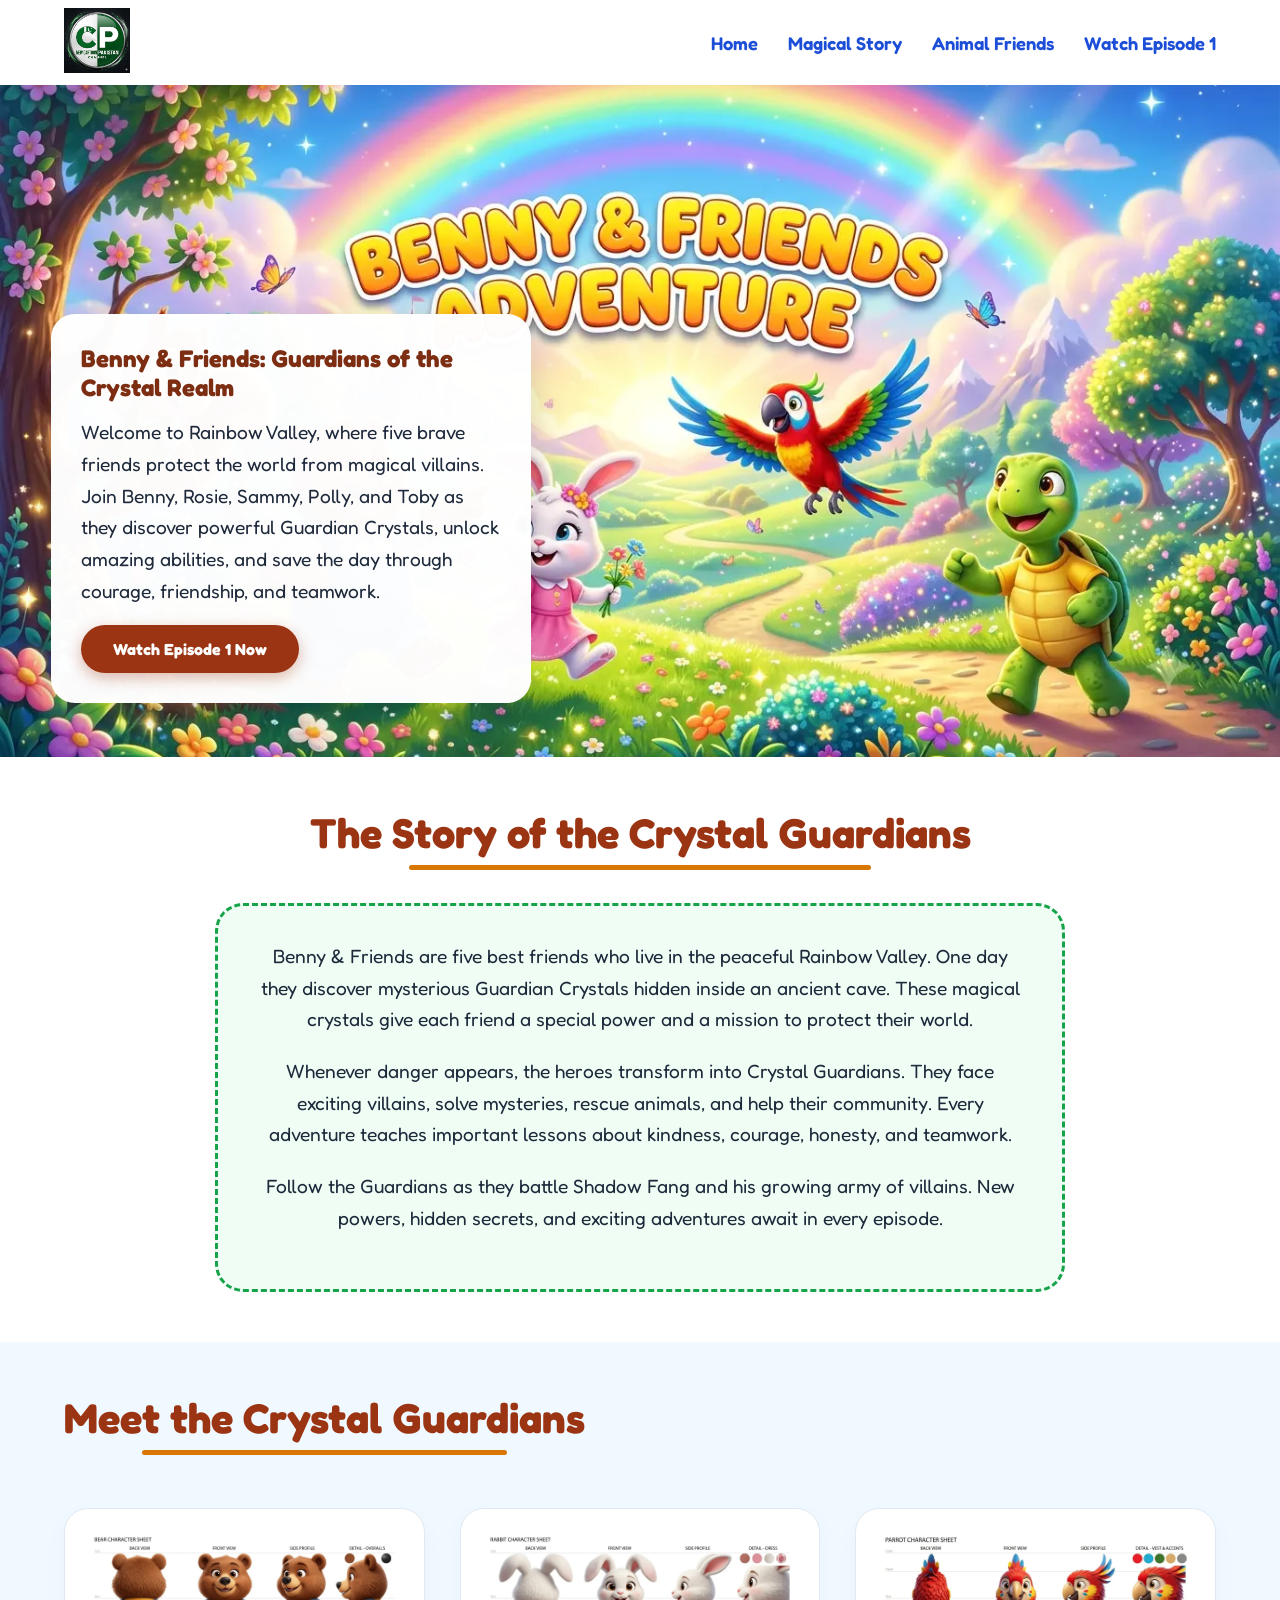
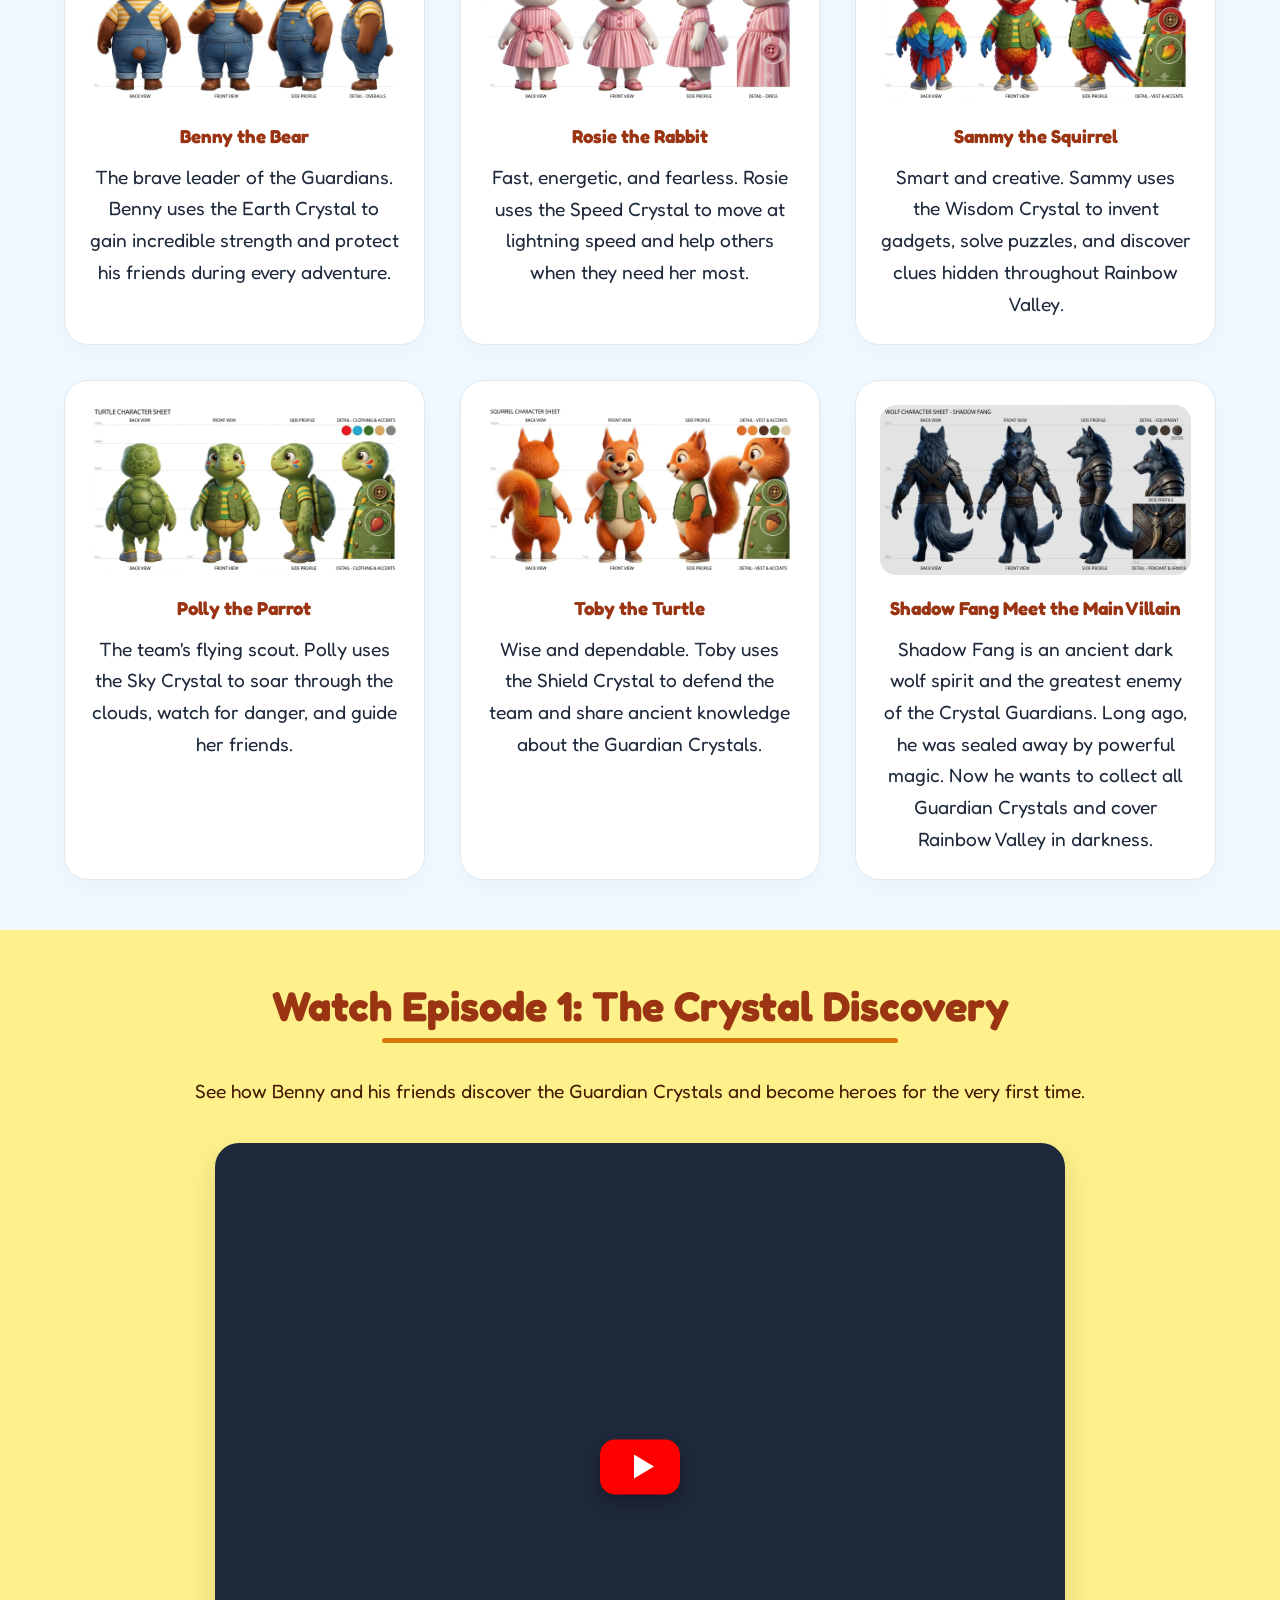
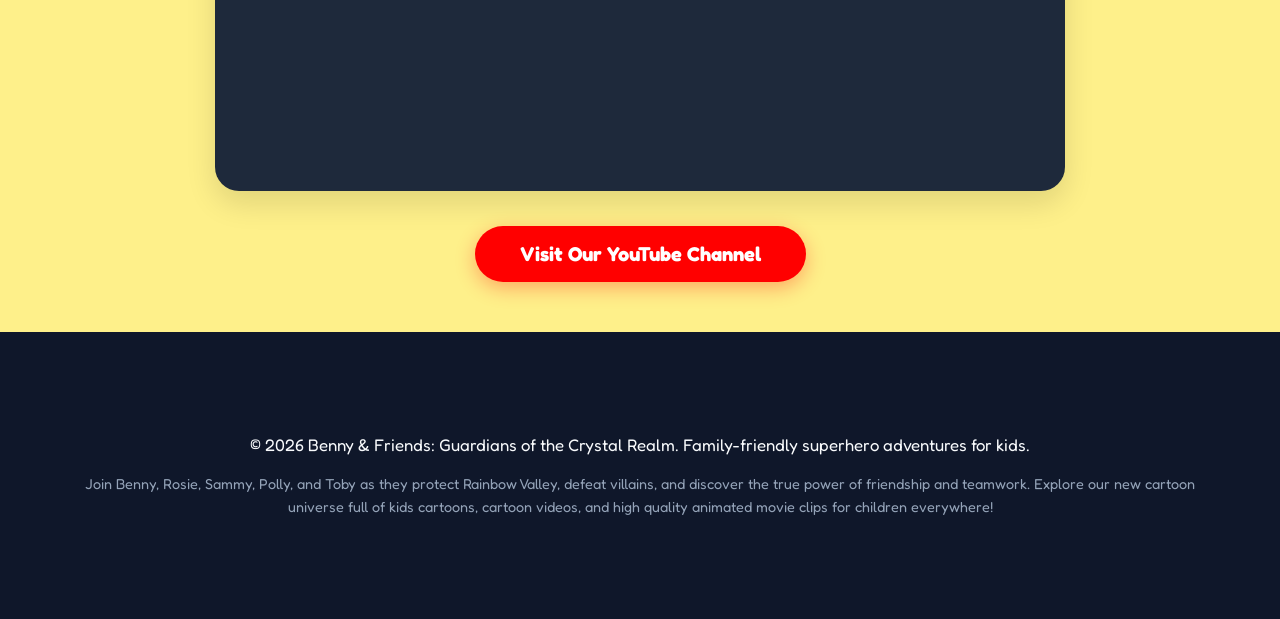
<file: index.html>
<!DOCTYPE html>
<html lang="en">
<head>
    <meta charset="UTF-8">
    <meta name="viewport" content="width=device-width, initial-scale=1.0">
    <!-- Optimized Browser Title for Search Engines -->
    <title>New Cartoon - Benny & Friends Adventure! Guardians of the Crystal Realm</title>
    
    <link rel="canonical" href="https://newcartoon.github.io/">

    <!-- Browser Favicon Icon Links -->
    <link rel="icon" type="image/webp" href="images/logo.webp">
    <link rel="apple-touch-icon" href="images/logo.webp">

    <meta name="description" content="Watch a brand new cartoon with Benny & Friends Adventure! Join the Crystal Guardians in a fun kids animation full of magical stories and family friendly videos.">
    <meta name="keywords" content="new cartoon, Benny & Friends Adventure!, kids cartoon, cartoon for kids, cartoon story, cartoon movie, animated stories, kids animation, animal friends cartoon, friendship cartoon, teamwork cartoon, adventure cartoon, educational cartoon, new cartoons, kids videos, family friendly cartoon, children stories, bedtime stories, cartoon video, youtube cartoon, cartoon channel, benny and friends, benny and friends adventure, benny bear, rosie rabbit, sammy squirrel, polly parrot, toby turtle, duck rescue cartoon, river rescue story, broken bridge cartoon, forest adventure cartoon, kids entertainment, animated movie for kids, fun cartoon story, learning cartoons for kids">
    <meta name="author" content="Benny & Friends">

    <!-- Open Graph for Social Networks -->
    <meta property="og:type" content="website">
    <meta property="og:title" content="New Cartoon: Benny & Friends Adventure! Guardians of the Crystal Realm">
    <meta property="og:description" content="Fun kids animation with Benny the Bear and animal friends. Perfect family friendly superhero cartoon stories for kids!">
    <meta property="og:image" content="images/banner.webp">
    <meta property="og:url" content="https://newcartoon.github.io/">

    <!-- Twitter Cards -->
    <meta name="twitter:card" content="summary_large_image">
    <meta name="twitter:title" content="Benny & Friends Adventure! - New Cartoon Series">
    <meta name="twitter:description" content="Watch amazing animal friends cartoon stories made for kids worldwide.">
    <meta name="twitter:image" content="images/banner.webp">

    <link rel="stylesheet" href="style.css">
    
    <link rel="preconnect" href="https://fonts.googleapis.com">
    <link rel="preconnect" href="https://fonts.gstatic.com" crossorigin>
    <link href="https://fonts.googleapis.com/css2?family=Fredoka:wght@400;600;700&display=swap" rel="stylesheet">

    <!-- Deep AEO & Schema Optimization for AI Voice and Text Search Engines -->
    <script type="application/ld+json">
    {
      "@context": "https://schema.org",
      "@type": "CreativeWorkSeries",
      "name": "Benny & Friends Adventure! Guardians of the Crystal Realm",
      "url": "https://newcartoon.github.io/",
      "description": "An exciting new cartoon series full of premium kids animation, animated stories, and happy lessons about teamwork.",
      "genre": "Children's Superhero Animation",
      "inLanguage": "en",
      "keywords": "new cartoon, Benny & Friends Adventure!, kids cartoon, cartoon for kids, animated stories",
      "author": {
        "@type": "Organization",
        "name": "Benny & Friends Channel",
        "publishingPrinciples": "https://www.youtube.com/@bennyandfriend"
      },
      "hasPart": {
        "@type": "Clip",
        "name": "Episode 1: The Crystal Discovery",
        "url": "https://www.youtube.com/watch?v=NMivLwtvXrg"
      },
      "sameAs": [
        "https://www.youtube.com/@bennyandfriend"
      ]
    }
    </script>
</head>
<body>

    <header class="main-header">
        <div class="container header-flex">
            <div class="logo-area">
                <img src="images/logo.webp" alt="Benny & Friends Adventure! New Cartoon Logo" class="site-logo" width="150" height="150" loading="eager">
            </div>
            <nav class="main-nav">
                <ul>
                    <li><a href="#hero">Home</a></li>
                    <li><a href="#story">Magical Story</a></li>
                    <li><a href="#characters">Animal Friends</a></li>
                    <li><a href="#videos">Watch Episode 1</a></li>
                </ul>
            </nav>
        </div>
    </header>

    <main>
        <section id="hero" class="hero-section">
            <div class="hero-banner-container">
                <img src="images/banner.webp" alt="Benny & Friends Adventure! New Cartoon Movie Banner" class="hero-img" width="1200" height="630" loading="eager" fetchpriority="high">
                <div class="hero-overlay-text">
                    <h1>Benny &amp; Friends: Guardians of the Crystal Realm</h1>
                    <p>Welcome to Rainbow Valley, where five brave friends protect the world from magical villains. Join Benny, Rosie, Sammy, Polly, and Toby as they discover powerful Guardian Crystals, unlock amazing abilities, and save the day through courage, friendship, and teamwork.</p>
                    <a href="#videos" class="cta-btn">Watch Episode 1 Now</a>
                </div>
            </div>
        </section>

        <section id="story" class="story-section">
            <div class="container text-center">
                <h2>The Story of the Crystal Guardians</h2>
                <div class="story-card">
                    <p>Benny &amp; Friends are five best friends who live in the peaceful Rainbow Valley. One day they discover mysterious Guardian Crystals hidden inside an ancient cave. These magical crystals give each friend a special power and a mission to protect their world.</p>
                    <p>Whenever danger appears, the heroes transform into Crystal Guardians. They face exciting villains, solve mysteries, rescue animals, and help their community. Every adventure teaches important lessons about kindness, courage, honesty, and teamwork.</p>
                    <p>Follow the Guardians as they battle Shadow Fang and his growing army of villains. New powers, hidden secrets, and exciting adventures await in every episode.</p>
                    
                    <!-- Hidden SEO Context to keep standard tags organically integrated for crawlers -->
                    <p style="display:none;">This premium cartoon for kids brings a fun cartoon story loop with specialized events like a tricky broken bridge cartoon crossing, an urgent duck rescue cartoon mission, a classic forest adventure cartoon path, and a brave river rescue story track. Enjoy our classic learning cartoons for kids and bedtime stories filled with high-quality kids entertainment.</p>
                </div>
            </div>
        </section>

        <section id="characters" class="characters-section">
            <div class="container">
                <h2 class="text-center">Meet the Crystal Guardians</h2>
                <div class="character-grid">
                    
                    <div class="char-card">
                        <img src="images/1.webp" alt="Benny Bear - New Cartoon Lead Character" width="300" height="170" loading="lazy">
                        <h3>Benny the Bear</h3>
                        <p>The brave leader of the Guardians. Benny uses the Earth Crystal to gain incredible strength and protect his friends during every adventure.</p>
                    </div>

                    <div class="char-card">
                        <img src="images/2.webp" alt="Rosie Rabbit - Kids Animation Character" width="300" height="170" loading="lazy">
                        <h3>Rosie the Rabbit</h3>
                        <p>Fast, energetic, and fearless. Rosie uses the Speed Crystal to move at lightning speed and help others when they need her most.</p>
                    </div>

                    <div class="char-card">
                        <img src="images/3.webp" alt="Sammy Squirrel - Animated Stories Inventor" width="300" height="170" loading="lazy">
                        <h3>Sammy the Squirrel</h3>
                        <p>Smart and creative. Sammy uses the Wisdom Crystal to invent gadgets, solve puzzles, and discover clues hidden throughout Rainbow Valley.</p>
                    </div>

                    <div class="char-card">
                        <img src="images/4.webp" alt="Polly Parrot - Flying Scout Character" width="300" height="170" loading="lazy">
                        <h3>Polly the Parrot</h3>
                        <p>The team's flying scout. Polly uses the Sky Crystal to soar through the clouds, watch for danger, and guide her friends.</p>
                    </div>

                    <div class="char-card">
                        <img src="images/5.webp" alt="Toby Turtle - Wise Protector Character" width="300" height="170" loading="lazy">
                        <h3>Toby the Turtle</h3>
                        <p>Wise and dependable. Toby uses the Shield Crystal to defend the team and share ancient knowledge about the Guardian Crystals.</p>
                    </div>

                <!-- Main Villain Content block nested safely inside the Container to maintain stylesheet integrity -->
                <div class="char-card">
                        <img src="images/6.webp" alt="Polly Parrot - Flying Scout Character" width="300" height="170" loading="lazy">
                    <h3>Shadow Fang Meet the Main Villain</h3>
                        <p>Shadow Fang is an ancient dark wolf spirit and the greatest enemy of the Crystal Guardians. Long ago, he was sealed away by powerful magic. Now he wants to collect all Guardian Crystals and cover Rainbow Valley in darkness.</p>
                    </div>

            </div>
        </section>

        <section id="videos" class="video-section">
            <div class="container text-center">
                <h2>Watch Episode 1: The Crystal Discovery</h2>
                <p class="section-subtitle">See how Benny and his friends discover the Guardian Crystals and become heroes for the very first time.</p>
                
                <div class="video-wrapper" id="videoFacade" data-video-id="NMivLwtvXrg">
                    <button class="play-button-facade" aria-label="Play Video" type="button"></button>
                </div>

                <div class="youtube-cta">
                    <a href="https://www.youtube.com/@bennyandfriend" target="_blank" rel="noopener noreferrer" class="youtube-btn">
                        Visit Our YouTube Channel
                    </a>
                </div>
            </div>
        </section>
    </main>

    <footer class="main-footer">
        <div class="container text-center">
            <p>&copy; 2026 Benny &amp; Friends: Guardians of the Crystal Realm. Family-friendly superhero adventures for kids.</p>
            <p class="footer-seo-note">Join Benny, Rosie, Sammy, Polly, and Toby as they protect Rainbow Valley, defeat villains, and discover the true power of friendship and teamwork. Explore our new cartoon universe full of kids cartoons, cartoon videos, and high quality animated movie clips for children everywhere!</p>
        </div>
    </footer>

    <script src="script.js"></script>
</body>
</html>
</file>
<file: style.css>
/* --- RESET & ROOT PRESETS --- */
* {
    box-sizing: border-box;
    margin: 0;
    padding: 0;
}

html {
    scroll-behavior: smooth;
    font-family: 'Fredoka', 'Segoe UI', Roboto, Helvetica, Arial, sans-serif; /* Fallbacks added to minimize CLS */
    color: #1e293b;
    background-color: #f0f9ff;
}

.container {
    width: 90%;
    max-width: 1200px;
    margin: 0 auto;
    padding: 50px 0;
}

.text-center {
    text-align: center;
}

/* --- THEMATIC ACCESSIBLE TYPOGRAPHY --- */
h1, h2, h3 {
    color: #9a3412;
    margin-bottom: 15px;
    font-weight: 700;
}

h1 {
    color: #7c2d12;
}

h2 {
    font-size: 2.6rem;
    position: relative;
    display: inline-block;
    margin-bottom: 45px;
}

h2::after {
    content: '';
    position: absolute;
    width: 70%;
    height: 5px;
    background: #d97706;
    bottom: -12px;
    left: 15%;
    border-radius: 10px;
}

p {
    font-size: 1.2rem;
    line-height: 1.65;
    color: #1e293b;
}

/* --- NAVIGATION HEADER --- */
.main-header {
    background: #ffffff;
    box-shadow: 0 4px 20px rgba(0, 0, 0, 0.04);
    position: sticky;
    top: 0;
    z-index: 1000;
}

.header-flex {
    display: flex;
    justify-content: space-between;
    align-items: center;
    padding: 8px 0;
}

.site-logo {
    max-height: 65px;
    width: auto;
}

.main-nav ul {
    display: flex;
    list-style: none;
    gap: 30px;
}

.main-nav a {
    text-decoration: none;
    color: #1d4ed8;
    font-weight: 600;
    font-size: 1.15rem;
    transition: color 0.25s ease;
}

.main-nav a:hover {
    color: #9a3412;
}

/* --- HERO SECTION WITH ASPECT RATIO --- */
.hero-section {
    position: relative;
    width: 100%;
    background: #e0f2fe;
}

.hero-banner-container {
    max-width: 1400px;
    margin: 0 auto;
    position: relative;
}

.hero-img {
    width: 100%;
    height: auto;
    display: block;
    aspect-ratio: 1200 / 630;
    object-fit: cover;
}

.hero-overlay-text {
    position: absolute;
    bottom: 8%;
    left: 4%;
    background: rgba(255, 255, 255, 0.98);
    padding: 30px;
    border-radius: 24px;
    max-width: 480px;
    box-shadow: 0 12px 35px rgba(0,0,0,0.15);
}

.cta-btn {
    display: inline-block;
    margin-top: 18px;
    padding: 14px 32px;
    background: #9a3412;
    color: white;
    text-decoration: none;
    font-weight: 700;
    border-radius: 40px;
    box-shadow: 0 5px 15px rgba(154,52,18,0.35);
    transition: transform 0.2s ease, background 0.2s ease;
}

.cta-btn:hover {
    transform: translateY(-2px);
    background: #7c2d12;
}

/* --- MAGICAL STORY STYLING --- */
.story-section {
    background: #ffffff;
}

.story-card {
    max-width: 850px;
    margin: 0 auto;
    background: #f0fdf4;
    border: 3px dashed #16a34a;
    padding: 35px;
    border-radius: 28px;
}

.story-card p {
    margin-bottom: 20px;
}
.story-card p:last-child {
    margin-bottom: 0;
}

/* --- ANIMAL FRIENDS CARDS GRID --- */
.character-grid {
    display: grid;
    grid-template-columns: repeat(auto-fit, minmax(280px, 1fr));
    gap: 35px;
    margin-top: 20px;
}

.char-card {
    background: white;
    border-radius: 24px;
    overflow: hidden;
    box-shadow: 0 8px 24px rgba(0,0,0,0.03);
    border: 1px solid #e2e8f0;
    padding: 24px;
    text-align: center;
    transition: transform 0.3s cubic-bezier(0.175, 0.885, 0.32, 1.275);
}

.char-card:hover {
    transform: translateY(-6px);
}

.char-card img {
    width: 100%;
    height: auto;
    border-radius: 16px;
    margin-bottom: 18px;
    object-fit: cover;
}

/* --- YOUTUBE FACADE WRAPPER --- */
.video-section {
    background: #fef08a;
}

.section-subtitle {
    margin-bottom: 35px;
    color: #451a03;
}

.video-wrapper {
    position: relative;
    padding-bottom: 56.25%;
    height: 0;
    overflow: hidden;
    max-width: 850px;
    margin: 0 auto 35px auto;
    border-radius: 24px;
    box-shadow: 0 12px 30px rgba(0,0,0,0.12);
    background: #1e293b;
    cursor: pointer;
}

.video-wrapper iframe {
    position: absolute;
    top: 0;
    left: 0;
    width: 100%;
    height: 100%;
}

/* Updated Button Element resets */
.play-button-facade {
    position: absolute;
    top: 50%;
    left: 50%;
    transform: translate(-50%, -50%);
    width: 80px;
    height: 55px;
    background-color: #ff0000;
    border: none; /* Clears browser native button border styles */
    border-radius: 15px;
    box-shadow: 0 8px 20px rgba(0,0,0,0.3);
    cursor: pointer;
    transition: background-color 0.3s, transform 0.2s ease;
}

.video-wrapper:hover .play-button-facade {
    background-color: #cc0000;
    transform: translate(-50%, -50%) scale(1.1);
}

.play-button-facade::after {
    content: '';
    position: absolute;
    top: 50%;
    left: 55%;
    transform: translate(-50%, -50%);
    border-style: solid;
    border-width: 12px 0 12px 20px;
    border-color: transparent transparent transparent #ffffff;
}

.youtube-btn {
    display: inline-block;
    padding: 16px 45px;
    background: #ff0000;
    color: white;
    text-decoration: none;
    font-size: 1.25rem;
    font-weight: 700;
    border-radius: 40px;
    box-shadow: 0 6px 20px rgba(255,0,0,0.3);
    transition: background 0.2s, transform 0.2s;
}

.youtube-btn:hover {
    background: #cc0000;
    transform: scale(1.04);
}

/* --- FOOTER SETUP --- */
.main-footer {
    background: #0f172a;
    color: #f8fafc;
    padding: 50px 0;
}

.main-footer p {
    color: #f8fafc;
    font-size: 1.05rem;
}

.footer-seo-note {
    font-size: 0.9rem !important;
    margin-top: 12px;
    color: #94a3b8 !important;
}

/* --- MOBILE RESPONSIVE MEDIA QUERIES --- */
@media (max-width: 768px) {
    .header-flex {
        flex-direction: column;
        gap: 15px;
    }
    .hero-overlay-text {
        position: relative;
        left: 0;
        bottom: 0;
        max-width: 100%;
        border-radius: 0;
        padding: 20px;
    }
    h2 {
        font-size: 2.1rem;
    }
}
</file>
